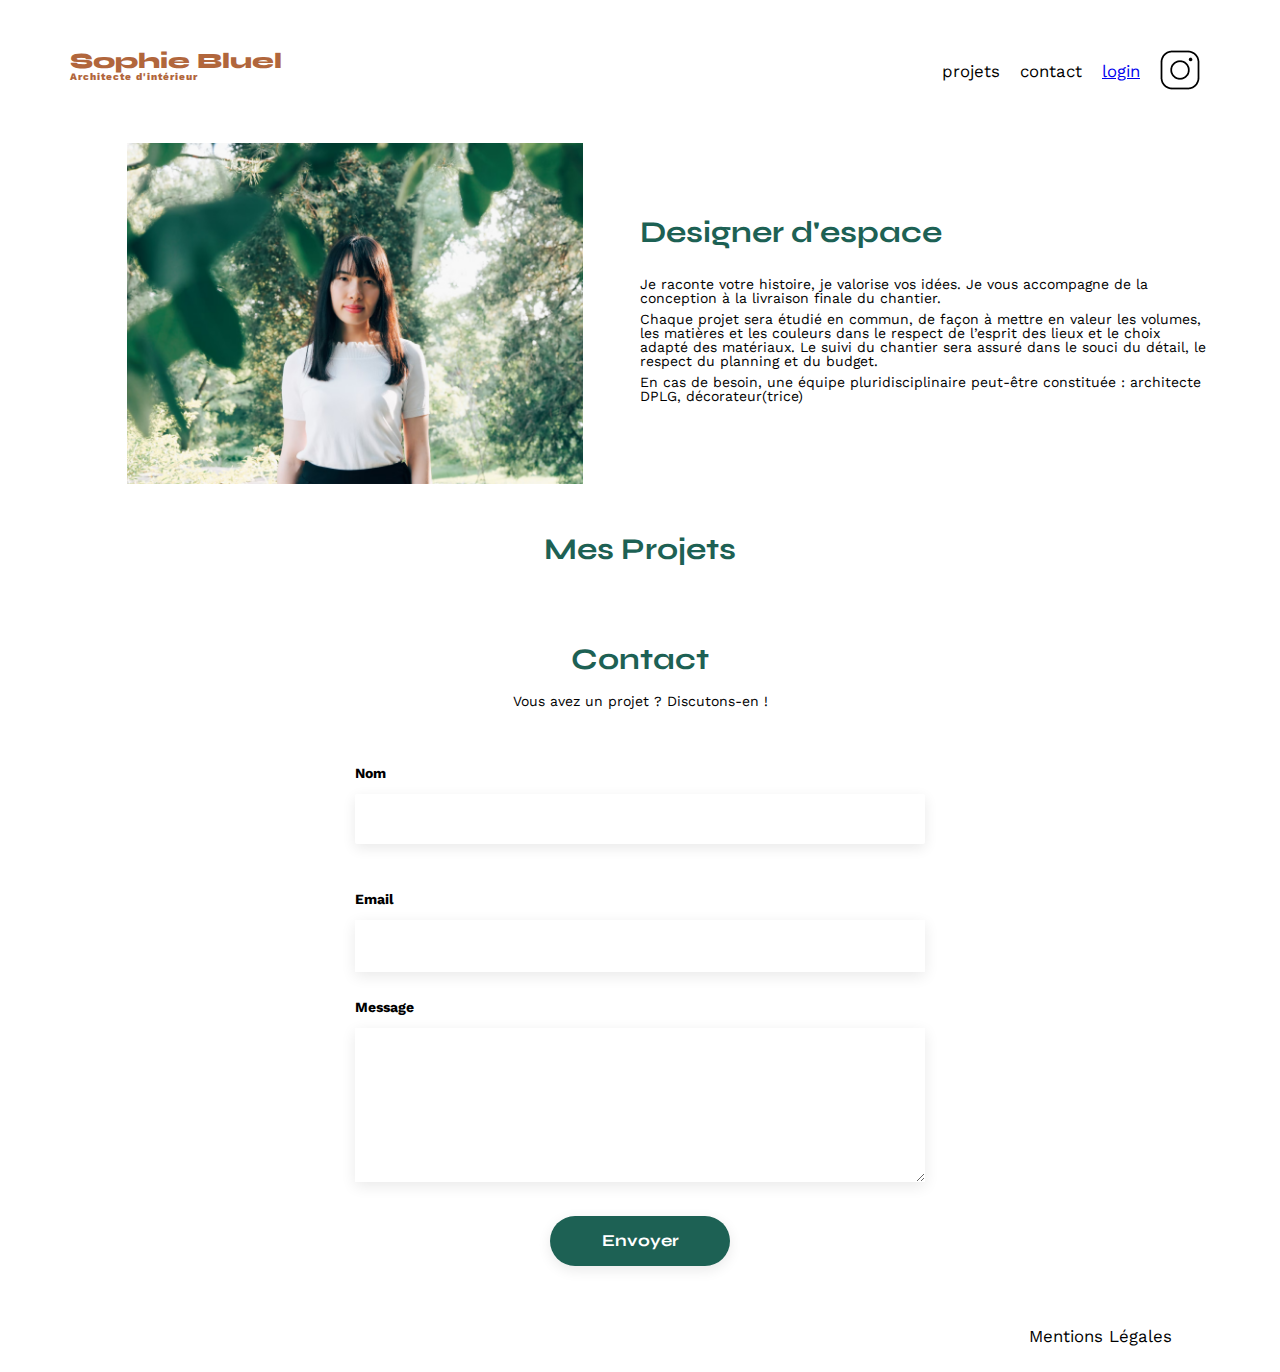
<file: FrontEnd/index.html>
<!DOCTYPE html>
<html lang="fr">
  <head>
    <meta charset="UTF-8" />
    <title>Sophie Bluel - Architecte d'intérieur</title>
    <meta name="viewport" content="width=device-width, initial-scale=1.0" />
    <link rel="preconnect" href="https://fonts.googleapis.com" />
    <link rel="preconnect" href="https://fonts.gstatic.com" crossorigin />
    <link
      href="https://fonts.googleapis.com/css2?family=Syne:wght@700;800&family=Work+Sans&display=swap"
      rel="stylesheet"
    />
    <link
    rel="stylesheet"
    href="https://cdnjs.cloudflare.com/ajax/libs/font-awesome/6.2.1/css/all.min.css"
    integrity="sha512-MV7K8+y+gLIBoVD59lQIYicR65iaqukzvf/nwasF0nqhPay5w/9lJmVM2hMDcnK1OnMGCdVK+iQrJ7lzPJQd1w=="
    crossorigin="anonymous"
    referrerpolicy="no-referrer"
  >
    <meta name="description" content="" />
    <link rel="stylesheet" href="./assets/style.css" />
  </head>
  <body>
    <div id="adminBar"><i class="fa-regular fa-pen-to-square"></i>Mode édition </div>
    <header>
      <h1>Sophie Bluel <span>Architecte d'intérieur</span></h1>
      <nav>
        <ul>
          <li>projets</li>
          <li>contact</li>
          <li id="login"><a href="login.html">login</a></li>
          <li id="logout"><a href="index.html">logout</a></li>
          <li><img src="./assets/icons/instagram.png" alt="Instagram" /></li>
        </ul>
      </nav>
    </header>
    <main>
      <section id="introduction">
        <figure>
          <img src="./assets/images/sophie-bluel.png" alt="" />
        </figure>
        <article>
          <h2>Designer d'espace</h2>
          <p>
            Je raconte votre histoire, je valorise vos idées. Je vous accompagne
            de la conception à la livraison finale du chantier.
          </p>
          <p>
            Chaque projet sera étudié en commun, de façon à mettre en valeur les
            volumes, les matières et les couleurs dans le respect de l’esprit
            des lieux et le choix adapté des matériaux. Le suivi du chantier
            sera assuré dans le souci du détail, le respect du planning et du
            budget.
          </p>
          <p>
            En cas de besoin, une équipe pluridisciplinaire peut-être constituée
            : architecte DPLG, décorateur(trice)
          </p>
        </article>
      </section>
      <section id="portfolio">
        <h2 id="titleportfolio">Mes Projets</h2>
        <ul class="filters"></ul>
        <div class="gallery"></div>
      </section>
      <section id="contact">
        <h2>Contact</h2>
        <p>Vous avez un projet ? Discutons-en !</p>
        <form action="#" method="post">
          <label for="name">Nom</label>
          <input type="text" name="name" id="name" />
          <label for="email">Email</label>
          <input type="email" name="email" id="email" />
          <label for="message">Message</label>
          <textarea name="message" id="message" cols="30" rows="10"></textarea>
          <input type="submit" value="Envoyer" />
        </form>
      </section>
    </main>

    <footer>
      <nav>
        <ul>
          <li>Mentions Légales</li>
        </ul>
      </nav>
    </footer>
    <div id="modal" class="modal">
      <div class="modalFrame">
        <span class="close">&times;</span>
		<div class="modalContent"></div>

      </div>
    </div>


	<template id="templateEdit">
	<h2 class="modalH2">Galerie photo</h2>
	<div id="modalProjects" class="modalProjects">
	</div>	
  <div id="editDiv">
	<button id="addButton" class="modalButton">Ajouter une photo</button>
  </div>
	</template>
    
	
	<template id="templateDelete">
		<figure class="figureDelete">
        <img class="modalImg" src="" />
        <span class="delete">
          <i class="fas fa-trash-alt"></i>
        </span>
      </figure>
    </template>

	<template id = "addTemplate">
          <span class="retour">
            <i class="fa-solid fa-arrow-left"></i>
          </span>
					<h2 class="modalH2">Ajout photo</h2>
					<form id="addProjectForm">
            <div class="photo-upload">
          <div class="upload-placeholder">
            <i class="fa-regular fa-image" id="faImage"></i>
            <img id="previewImg" alt="Preview Image"/>
            <label for="imageUrl" style="z-index:99;" class="labelImage">
              + Ajouter photo
          </label>
            <input type="file" id="imageUrl"name="image" accept="image"required/>
            <p>jpg, png : 4mo max</p>
          </div>


					<br />
	
			  		<label for="title" class="labelAutre">Titre:</label>
			  		<input type="text" id="title" name="title" required/><br/>
	
			 		<label for="category" class="labelAutre">Catégorie:</label>
			  		<input type="number" id="category" name="category" required /><br />
	
			  		<button class="modalButton" type="submit">Valider</button>
					</form>
		</template>
	


    <script src="index.js"></script>
  </body>
</html>
</file>
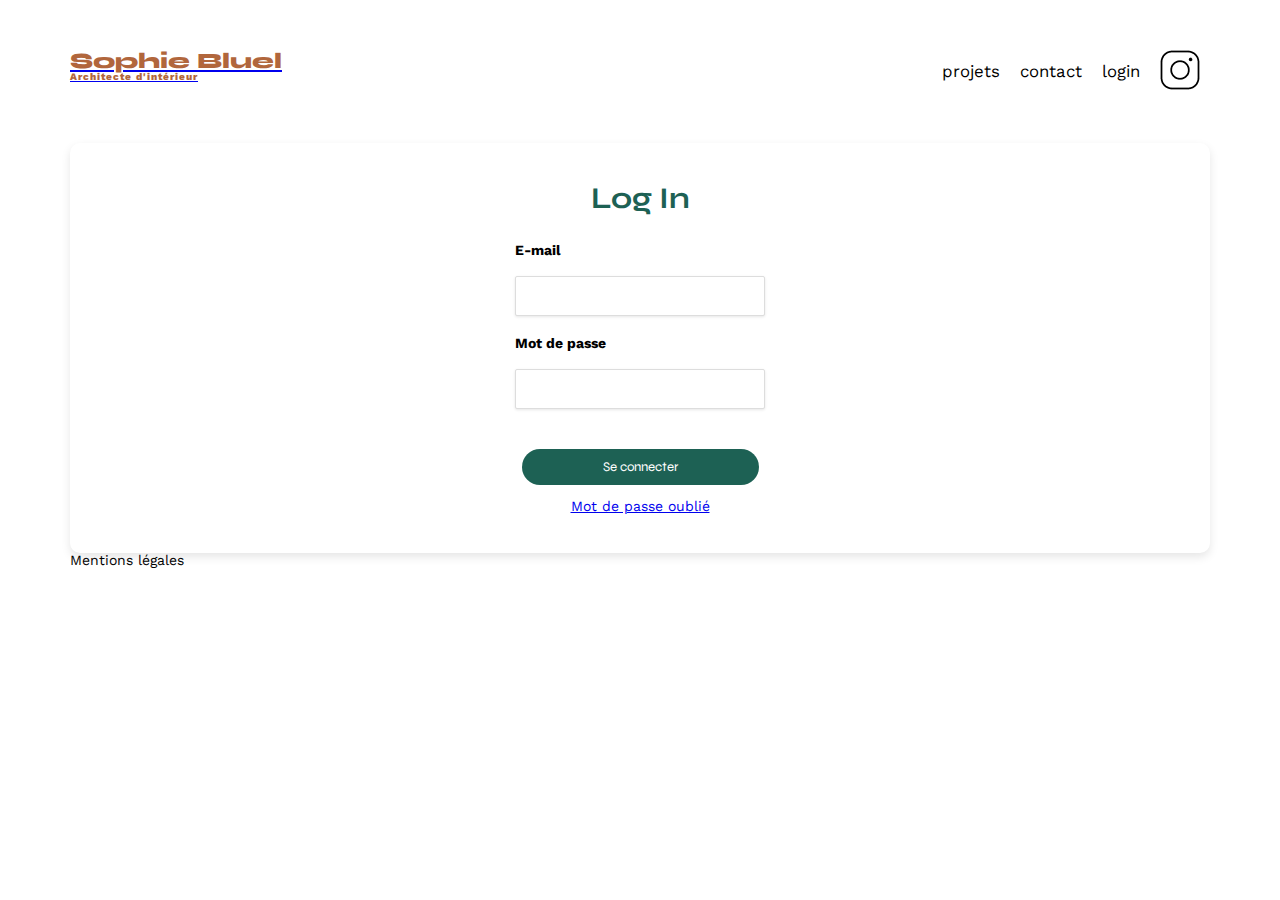
<file: FrontEnd/login.html>
<!DOCTYPE html>
<html lang="fr">
  <head>
    <meta charset="UTF-8" />
    <title>Sophie Bluel - Architecte d'intérieur</title>
    <meta name="viewport" content="width=device-width, initial-scale=1.0" />
    <link rel="preconnect" href="https://fonts.googleapis.com" />
    <link rel="preconnect" href="https://fonts.gstatic.com" crossorigin />
    <link
      href="https://fonts.googleapis.com/css2?family=Syne:wght@700;800&family=Work+Sans&display=swap"
      rel="stylesheet"
    />
    <meta name="description" content="" />
    <link rel="stylesheet" href="./assets/style.css" />
  </head>
  <body>
    <header>
      <a href="index.html"
        ><h1>Sophie Bluel <span>Architecte d'intérieur</span></h1></a
      >
      <nav>
        <ul>
          <li>projets</li>
          <li>contact</li>
          <li>login</li>
          <li><img src="./assets/icons/instagram.png" alt="Instagram" /></li>
        </ul>
      </nav>
    </header>
    <main>
      <div id="formLogIn">
        <h2 id="logIn">Log In</h2>
        <form id="loginForm" class="formlogin">
          <div class="formmail">
            <label for="email">E-mail</label><br />
            <input type="name" name="name" id="name" required />
          </div>
          <div class="formpassword">
            <label for="password">Mot de passe</label><br />
            <input type="password" name="password" id="password" required />
          </div>
          <button type="submit" class="modalButton">Se connecter</button><br />
          <a href="#">Mot de passe oublié</a>
        </form>
        <div id="error">Erreur de connexion. Veuillez réessayer.</div>
      </div>
    </main>
    <footer>
      <ul id="legalMention">
        <li>Mentions légales</li>
      </ul>
      <script src="login.js"></script>
    </footer>
  </body>
</html>
</file>
<file: FrontEnd/assets/style.css>
/* http://meyerweb.com/eric/tools/css/reset/
   v2.0 | 20110126
   License: none (public domain)
*/

html,
body,
div,
span,
applet,
object,
iframe,
h1,
h2,
h3,
h4,
h5,
h6,
p,
blockquote,
pre,
a,
abbr,
acronym,
address,
big,
cite,
code,
del,
dfn,
em,
img,
ins,
kbd,
q,
s,
samp,
small,
strike,
strong,
sub,
sup,
tt,
var,
b,
u,
i,
center,
dl,
dt,
dd,
ol,
ul,
li,
fieldset,
form,
label,
legend,
table,
caption,
tbody,
tfoot,
thead,
tr,
th,
td,
article,
aside,
canvas,
details,
embed,
figure,
figcaption,
footer,
header,
hgroup,
menu,
nav,
output,
ruby,
section,
summary,
time,
mark,
audio,
video {
  margin: 0;
  padding: 0;
  border: 0;
  font-size: 100%;
  font: inherit;
  vertical-align: baseline;
}
/* HTML5 display-role reset for older browsers */
article,
aside,
details,
figcaption,
figure,
footer,
header,
hgroup,
menu,
nav,
section {
  display: block;
}
body {
  line-height: 1;
}
ol,
ul {
  list-style: none;
}
blockquote,
q {
  quotes: none;
}
blockquote:before,
blockquote:after,
q:before,
q:after {
  content: "";
  content: none;
}
table {
  border-collapse: collapse;
  border-spacing: 0;
}
/** end reset css**/
body {
  max-width: 1140px;
  margin: auto;
  font-family: "Work Sans";
  font-size: 14px;
}
header {
  display: flex;
  justify-content: space-between;
  margin: 50px 0;
}
section {
  margin: 50px 0;
}

h1 {
  display: flex;
  flex-direction: column;
  font-family: "Syne";
  font-size: 22px;
  font-weight: 800;
  color: #b1663c;
}

h1 > span {
  font-family: "Work Sans";
  font-size: 10px;
  letter-spacing: 0.1em;
}

h2 {
  font-family: "Syne";
  font-weight: 700;
  font-size: 30px;
  color: #1d6154;
}
nav ul {
  display: flex;
  align-items: center;
  list-style-type: none;
}
nav li {
  padding: 0 10px;
  font-size: 1.2em;
}

li:hover {
  color: #b1663c;
}
#introduction {
  display: flex;
  align-items: center;
}
#introduction figure {
  flex: 1;
}
#introduction img {
  display: block;
  margin: auto;
  width: 80%;
}

#introduction article {
  flex: 1;
}
#introduction h2 {
  margin-bottom: 1em;
}

#introduction p {
  margin-bottom: 0.5em;
}
#portfolio h2 {
  text-align: center;
  margin-bottom: 1em;
}
.gallery {
  width: 100%;
  display: grid;
  grid-template-columns: 1fr 1fr 1fr;
  grid-column-gap: 20px;
  grid-row-gap: 20px;
}

.gallery img {
  width: 100%;
}
#contact {
  width: 50%;
  margin: auto;
}
#contact > * {
  text-align: center;
}
#contact h2 {
  margin-bottom: 20px;
}
#contact form {
  text-align: left;
  margin-top: 30px;
  display: flex;
  flex-direction: column;
}

#contact input {
  height: 50px;
  font-size: 1.2em;
  border: none;
  box-shadow: 0px 4px 14px rgba(0, 0, 0, 0.09);
}
#contact label {
  margin: 2em 0 1em 0;
}
#contact textarea {
  border: none;
  box-shadow: 0px 4px 14px rgba(0, 0, 0, 0.09);
}

input[type="submit"] {
  font-family: "Syne";
  font-weight: 700;
  color: white;
  background-color: #1d6154;
  margin: 2em auto;
  width: 180px;
  text-align: center;
  border-radius: 60px;
}

footer nav ul {
  display: flex;
  justify-content: flex-end;
  margin: 2em;
}

.filters {
  display: flex;
  justify-content: center;
}

.filters li {
  margin-right: 10px;
  margin-bottom: 50px;
  border: 2px solid;
  color: #1d6154;
  border-radius: 60px;
  padding: 15px;
}

.filters li:hover {
  background-color: #1d6154;
  color: white;
}

/* Style de base pour la modal */
.modal {
  display: none; /* Cachée par défaut */
  position: fixed;
  z-index: 1000; /* Valeur arbitraire, assure une superposition au-dessus du reste du contenu */
  left: 0;
  top: 0;
  width: 100%;
  height: 100%;
  background-color: rgba(
    0,
    0,
    0,
    0.5
  ); /* Fond semi-transparent pour l'effet d'ombre */
  overflow: auto;
}

#modalAddProject.modal {
  display: block;
}

/* Contenu de la modal */
.modalFrame {
  position: relative;
  background-color: #fefefe;
  margin: 15% auto; /* Centrer la modal verticalement à 15% du haut */
  padding: 20px;
  border: 1px solid #888;
  width: 80%;
  max-width: 600px; /* Largeur maximale */
}

.modalProjects figure {
  display: inline-block;
  margin: 10px;
  text-align: center;
}

.figureDelete {
  position: relative;
}

.delete {
  position: absolute;
  top: 0px;
  right: 5px;
}

.modalImg {
  max-width: 100px; /* Réduire la taille des images */
  height: 135px;
  display: block;
  margin: 0 auto 10px;
}

/* Style du bouton de fermeture */
.close {
  color: #aaa;
  float: right;
  font-size: 28px;
  font-weight: bold;
}

.close:hover,
.close:focus {
  color: black;
  text-decoration: none;
  cursor: pointer;
}

#adminBar {
  display: none;
  background-color: black;
  color: white;
  text-align: center;
  padding: 10px;
  position: fixed;
  width: 100%;
  top: 0;
  left: 0;
  z-index: 1000;
}

#error {
  color: red;
  display: none;
}

#editButton {
  border: none;
  background-color: white;
}

#logIn {
  text-align: center;
  margin-bottom: 30px;
}

#logout {
  display: none;
}

form {
  border: none;
  box-shadow: 10px black;
  margin-left: auto;
  margin-right: auto;
}

input[type="name"],
input[type="password"] {
  padding: 10px;
  border: 1px solid #ddd;
  border-radius: 2px;
  box-shadow: 0 1px 3px rgba(0, 0, 0, 0.1);
  font-size: 16px;
  width: 100%;
  box-sizing: border-box;
}

.modalH2 {
  display: flex;
  align-items: center;
  justify-content: center;
  color: black;
  font-family: "Work Sans";
  font-weight: normal;
  margin-bottom: 30px;
}

.modalButton {
  width: 237px;
  height: 36px;
  border-radius: 60px;
  background-color: #1d6154;
  color: white;
  font-family: "Syne";
  border-width: 0px;
}

.delete {
  display: inline-block;
  background-color: black;
  width: 17px;
  height: 17px;
  display: flex;
  align-items: center;
  justify-content: center;
  border-radius: 5px;
}

.delete i {
  color: white;
  font-size: 10px;
}

#formLogIn {
  background-color: #fff;
  padding: 40px;
  border-radius: 10px;
  box-shadow: 0 4px 10px rgba(0, 0, 0, 0.1);
}

form#loginForm {
  display: flex;
  flex-direction: column;
  align-items: center;
}

.formmail,
.formpassword {
  margin-bottom: 20px;
  width: 250px;
}

label {
  font-weight: bold;
  margin-bottom: 5px;
  display: block;
}

input[type="text"],
input[type="password"] {
  padding: 10px;
  border: 1px solid #ddd;
  border-radius: 2px;
  box-shadow: 0 1px 3px rgba(0, 0, 0, 0.1);
  font-size: 16px;
  margin-bottom: 20px;
  width: 100%;
  box-sizing: border-box;
}
input[type="number"]:focus,
input[type="password"]:focus {
  outline: none;
  border-color: #2f4f41;
}

input[type="number"],
input[type="password"] {
  padding: 10px;
  border: 1px solid #ddd;
  border-radius: 2px;
  box-shadow: 0 1px 3px rgba(0, 0, 0, 0.1);
  font-size: 16px;
  margin-bottom: 20px;
  width: 100%;
  box-sizing: border-box;
}

button.modalButton:hover {
  background-color: #263b33;
}

a:hover {
  text-decoration: underline;
}

#error {
  display: none;
  color: red;
  text-align: center;
  margin-top: 15px;
}

.upload-placeholder img {
  max-width: 100px;
  display: block;
  margin: 0 auto 10px auto;
}

.upload-placeholder {
  border: 1px solid #ccc;
  padding: 20px;
  border-radius: 4px;
  background-color: #e8f1f6;
}

.photo-upload {
  text-align: center;
  margin: 20px 0;
}

.retour {
  color: #aaa;
  position: absolute;
  left: 10px;
  top: 10px;
  font-size: 16px;
  font-weight: bold;
  cursor: pointer;
}

#editDiv {
  display: flex;
  align-items: center;
  justify-content: center;
}

#previewImg {
  display: none;
}

form#addProjectForm {
  width: 60%;
}

.fa-image {
  display: flex;
  justify-content: center;
  font-size: 60px;
  color: #b9c5cc;
}

#imageUrl {
  display: none;
}

.labelImage {
  border-radius: 60px;
  background-color: #b9c5cc;
  color: #306685;
  font-family: "Syne";
  border-width: 0px;
  z-index: 99;
  cursor: pointer;
  margin: 0 auto;
  width: 50%;
  padding: 10px 0;
}

.labelAutre {
  margin-right: 350px;
}
</file>
